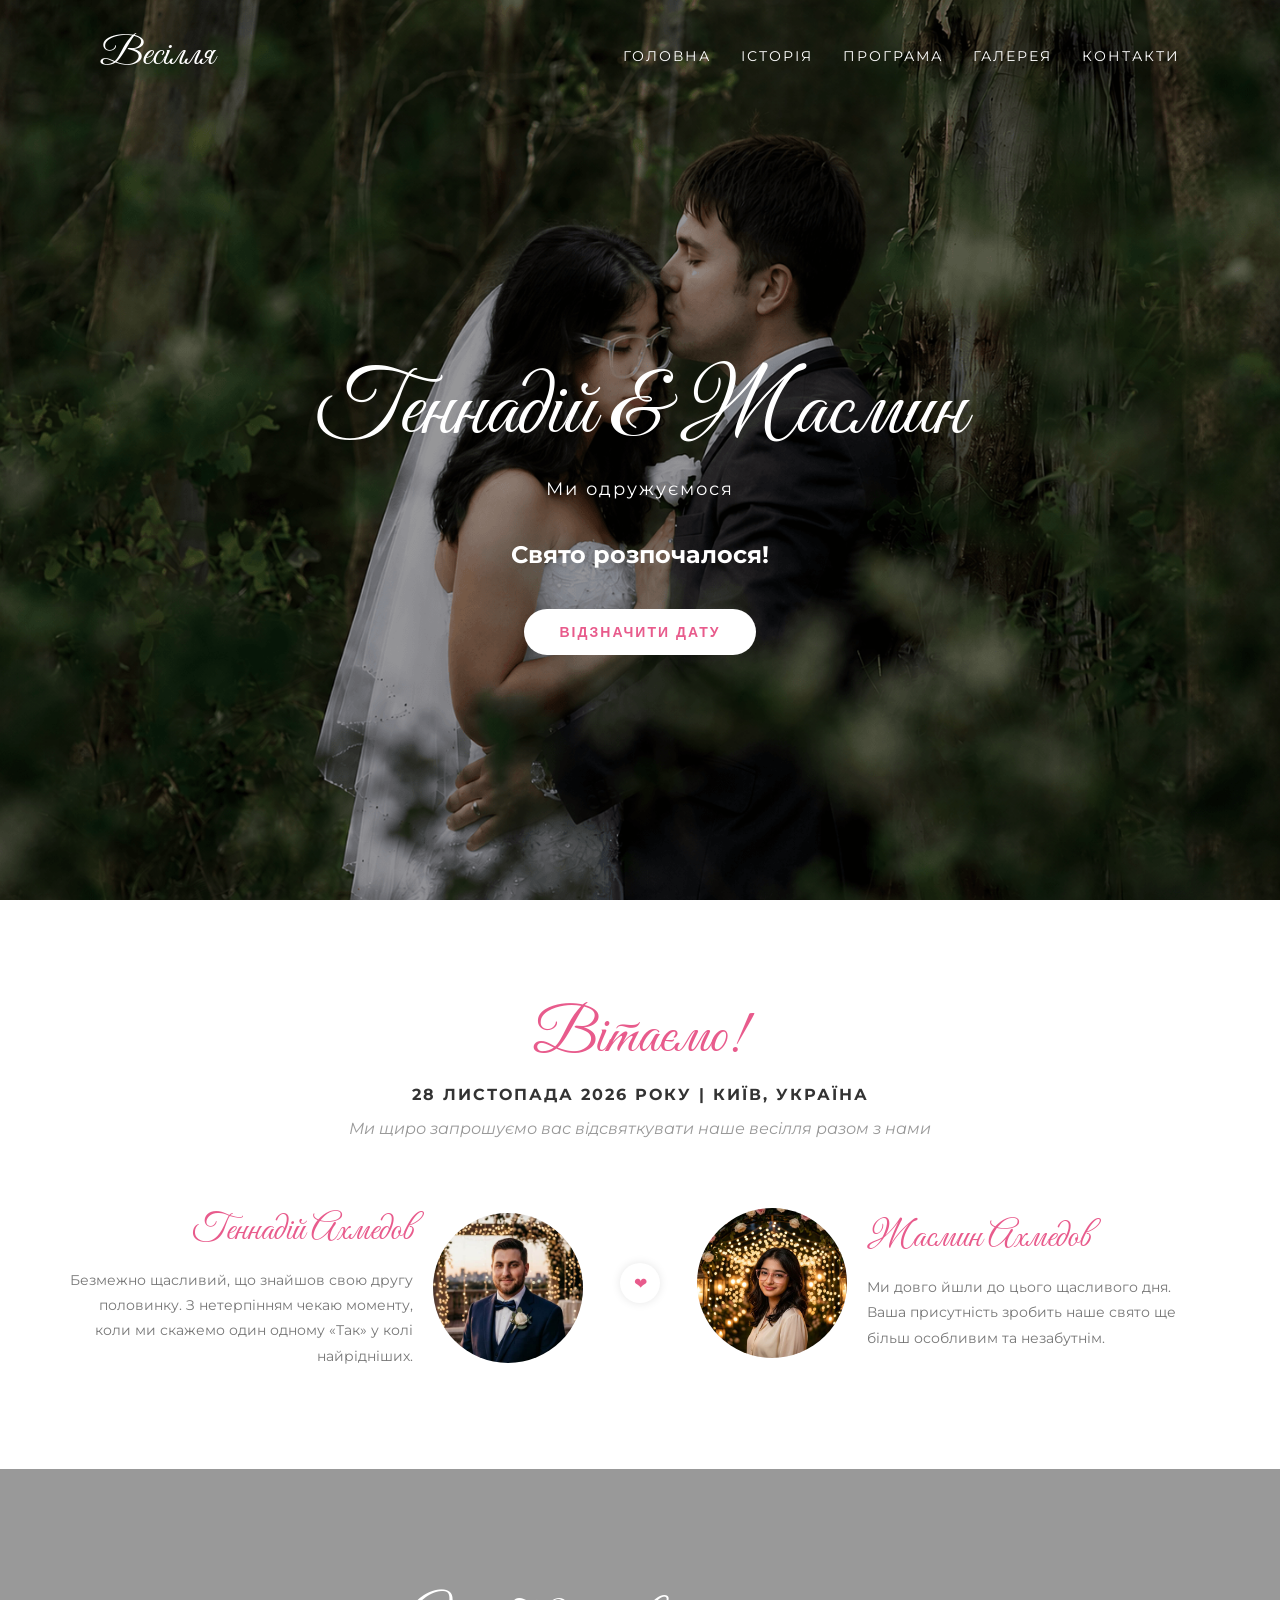
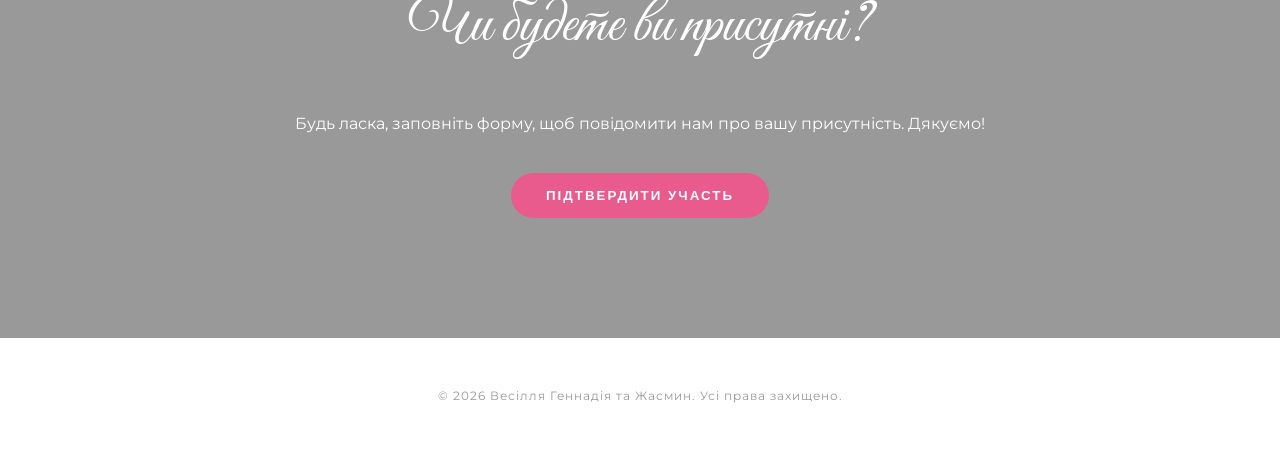
<file: index.html>
<!DOCTYPE html>
<html lang="uk">
<head>
    <meta charset="UTF-8">
    <meta http-equiv="X-UA-Compatible" content="IE=edge">
    <meta name="viewport" content="width=device-width, initial-scale=1.0">
    <title>Весілля | Геннадій та Жасмин</title>
    <meta name="description" content="Ми одружуємося - Запрошення на весілля">
    <link rel="stylesheet" href="css/style.css">
    <link rel="icon" type="image/png" href="images/favicon.png">
</head>
<body>
    <section class="hero-section">
        <header class="header">
            <div class="logo"><a href="index.html">Весілля</a></div>
            <nav class="nav" id="menuList">
                <ul class="menu">
                    <li><a href="index.html">ГОЛОВНА</a></li>
                    <li><a href="story.html">ІСТОРІЯ</a></li>
                    <li><a href="program.html">ПРОГРАМА</a></li>
                    <li><a href="gallery.html">ГАЛЕРЕЯ</a></li>
                    <li><a href="contacts.html">КОНТАКТИ</a></li>
                </ul>
            </nav>
            <div class="burger" id="burgerIcon">
                <span></span><span></span><span></span>
            </div>
        </header>

        <div class="hero-content">
            <h1 class="couple-names">Геннадій & Жасмин</h1>
            <p class="subtitle">Ми одружуємося</p>
            <div class="countdown-cont mb-5" id="countdown">
                <div class="time-circle"><span class="number" id="days">00</span><span class="label">ДНІВ</span></div>
                <div class="time-circle"><span class="number" id="hours">00</span><span class="label">ГОДИН</span></div>
                <div class="time-circle"><span class="number" id="minutes">00</span><span class="label">ХВИЛИН</span></div>
                <div class="time-circle"><span class="number" id="seconds">00</span><span class="label">СЕКУНД</span></div>
            </div>
            <button id="openModalBtn" class="btn btn-white">ВІДЗНАЧИТИ ДАТУ</button>
        </div>
    </section>

    <section class="hello-section" id="story">
        <div class="container">
            <div class="hello-top">
                <h2 class="script-title">Вітаємо!</h2>
                <h3 class="date-location">28 Листопада 2026 року | Київ, Україна</h3>
                <p class="invite-text">Ми щиро запрошуємо вас відсвяткувати наше весілля разом з нами</p>
            </div>
            <div class="couple-row">
                <div class="person groom">
                    <div class="person-text">
                        <h3 class="person-name">Геннадій Ахмедов</h3>
                        <p>Безмежно щасливий, що знайшов свою другу половинку. З нетерпінням чекаю моменту, коли ми скажемо один одному «Так» у колі найрідніших.</p>
                    </div>
                    <img src="images/groom.jpg" alt="Геннадій" class="person-photo">
                </div>
                <div class="heart"><span>❤</span></div>
                <div class="person bride">
                    <img src="images/bride.jpg" alt="Жасмин" class="person-photo">
                    <div class="person-text">
                        <h3 class="person-name">Жасмин Ахмедов</h3>
                        <p>Ми довго йшли до цього щасливого дня. Ваша присутність зробить наше свято ще більш особливим та незабутнім.</p>
                    </div>
                </div>
            </div>
        </div>
    </section>

    <section class="attend-section">
        <div class="container">
            <h2 class="script-title text-white">Чи будете ви присутні?</h2>
            <p class="attend-desc">Будь ласка, заповніть форму, щоб повідомити нам про вашу присутність. Дякуємо!</p>
            <button class="btn btn-pink" id="openAttendModalBtn">ПІДТВЕРДИТИ УЧАСТЬ</button>
        </div>
    </section>

    <footer class="footer">
        <div class="container">
            <p>© 2026 Весілля Геннадія та Жасмин. Усі права захищено.</p>
        </div>
    </footer>

    <div class="modal-overlay" id="formModal">
        <div class="modal-content">
            <span class="close-btn" id="closeFormBtn">&times;</span>
            <h3>Підтвердження присутності</h3>
            <form id="rsvpForm">
                <input type="text" name="guest_name" placeholder="Ваше ім'я та прізвище" required style="width:100%; padding:10px; margin-bottom:10px; border:1px solid #ddd; border-radius:5px;">
                <input type="email" name="guest_email" placeholder="Ваш Email" required style="width:100%; padding:10px; margin-bottom:10px; border:1px solid #ddd; border-radius:5px;">
                <select name="attendance" required style="width:100%; padding:10px; margin-bottom:10px; border:1px solid #ddd; border-radius:5px;">
                    <option value="">Чи будете ви присутні?</option>
                    <option value="yes">Так, з радістю буду!</option>
                    <option value="no">На жаль, не зможу</option>
                </select>
                <button type="submit" class="btn btn-pink mt-3">Відправити</button>
            </form>
        </div>
    </div>

    <script src="js/main.js"></script>
</body>
</html>
</file>
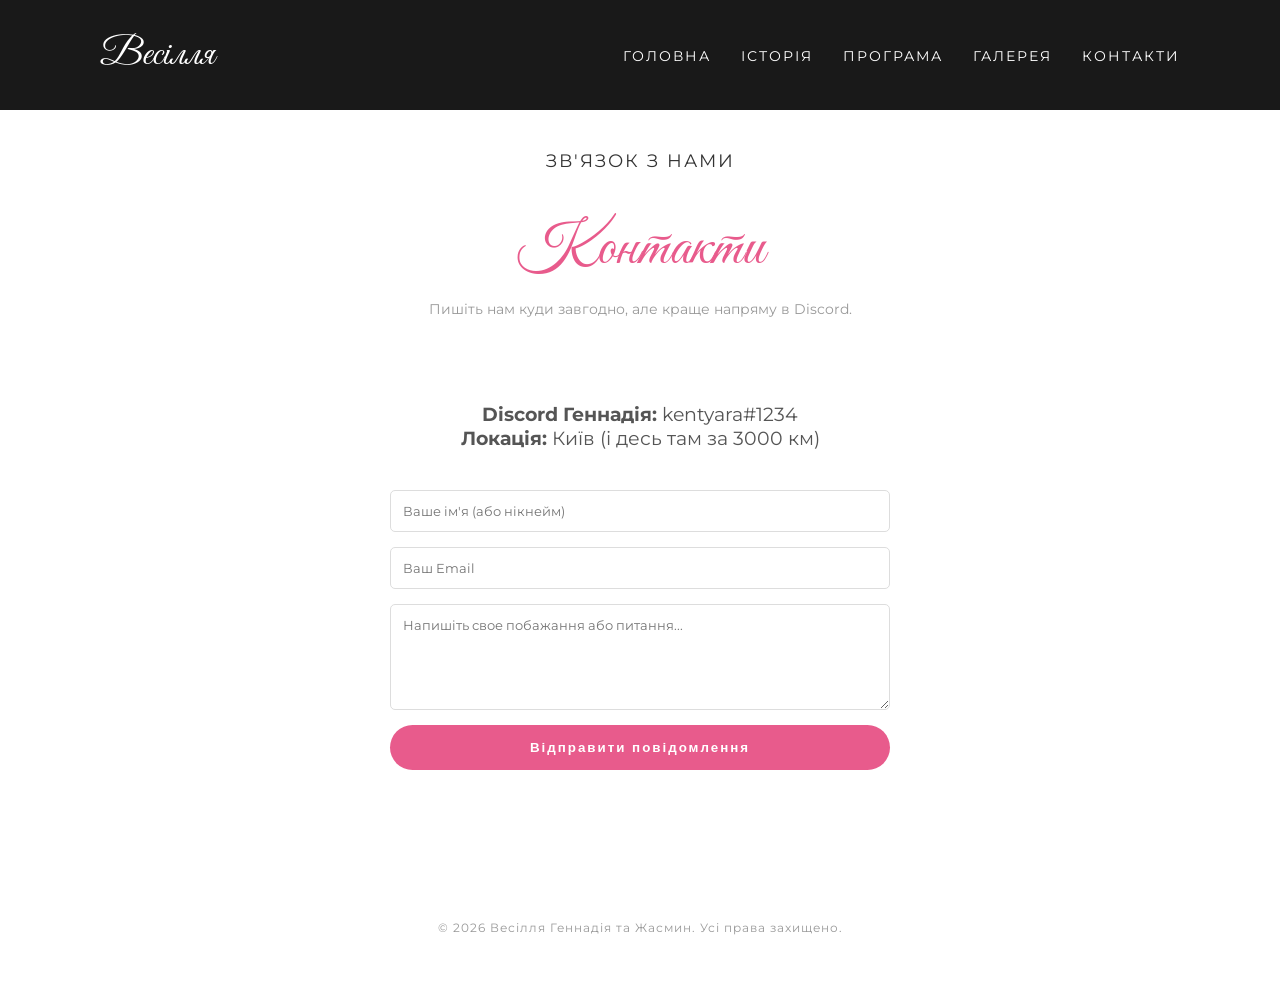
<file: contacts.html>
<!DOCTYPE html>
<html lang="uk">
<head>
    <meta charset="UTF-8">
    <meta name="viewport" content="width=device-width, initial-scale=1.0">
    <title>Контакти | Геннадій та Жасмин</title>
    <link rel="stylesheet" href="css/style.css">
    <link rel="icon" type="image/png" href="images/favicon.png">
</head>
<body>
    <header class="header header-solid">
        <div class="logo">
            <a href="index.html">Весілля</a>
        </div>
        
        <div class="burger" id="burgerIcon">
            <span></span>
            <span></span>
            <span></span>
        </div>

        <nav class="nav" id="menuList">
            <ul class="menu">
                <li><a href="index.html">ГОЛОВНА</a></li>
                <li><a href="story.html">ІСТОРІЯ</a></li>
                <li><a href="program.html">ПРОГРАМА</a></li>
                <li><a href="gallery.html">ГАЛЕРЕЯ</a></li>
                <li><a href="contacts.html">КОНТАКТИ</a></li>
            </ul>
        </nav>
    </header>

    <section class="contacts-wrapper">
        <div class="container">
            <div class="section-header">
                <p class="subtitle">ЗВ'ЯЗОК З НАМИ</p>
                <h2 class="script-title">Контакти</h2>
                <p class="desc-text">Пишіть нам куди завгодно, але краще напряму в Discord.</p>
            </div>
            
            <div class="contact-info">
                <p><strong>Discord Геннадія:</strong> kentyara#1234</p>
                <p><strong>Локація:</strong> Київ (і десь там за 3000 км)</p>
            </div>

            <form class="contact-form">
                <input type="text" name="client_name" placeholder="Ваше ім'я (або нікнейм)" required>
                <input type="email" name="client_email" placeholder="Ваш Email" required>
                <textarea name="client_message" placeholder="Напишіть свое побажання або питання..." rows="5" required></textarea>
                <button type="submit" class="btn btn-pink">Відправити повідомлення</button>
            </form>
        </div>
    </section>

    <footer class="footer">
        <div class="container">
            <p>© 2026 Весілля Геннадія та Жасмин. Усі права захищено.</p>
        </div>
    </footer>

    <script src="js/main.js"></script>
</body>
</html>
</file>
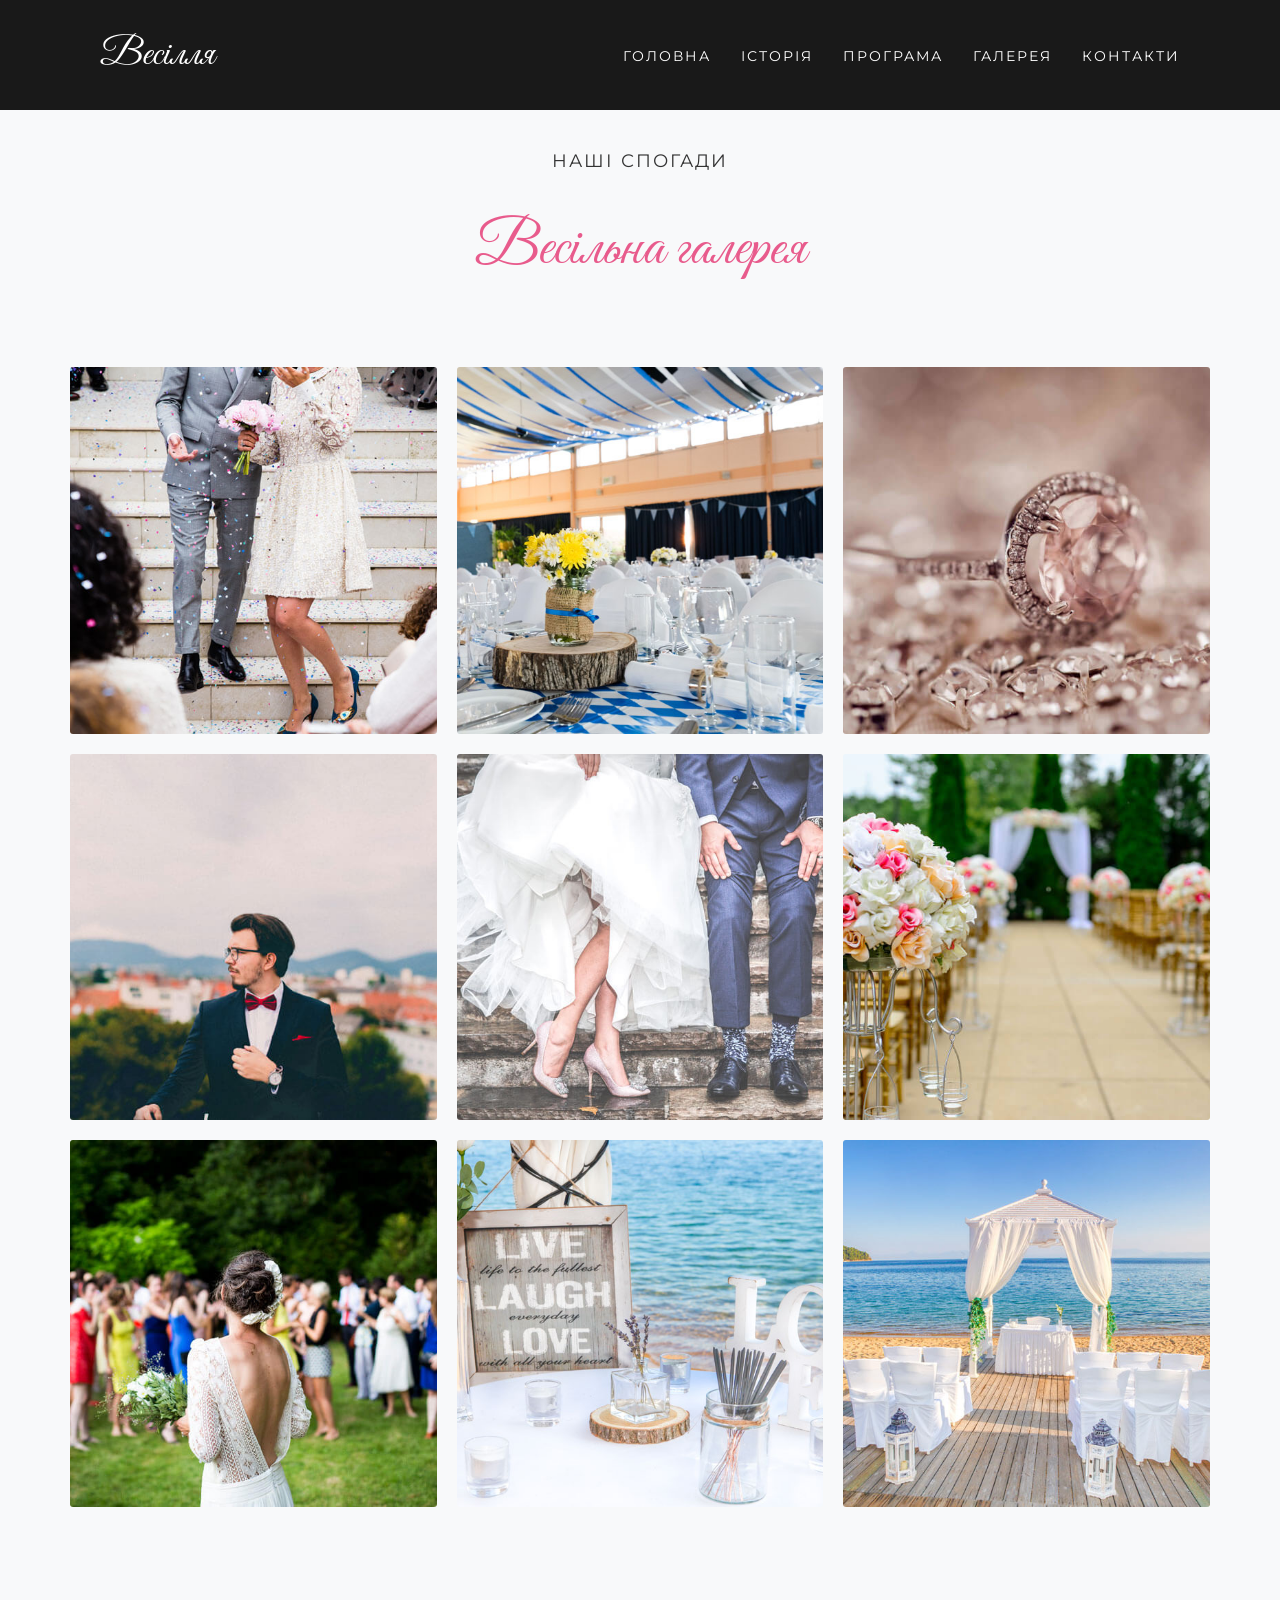
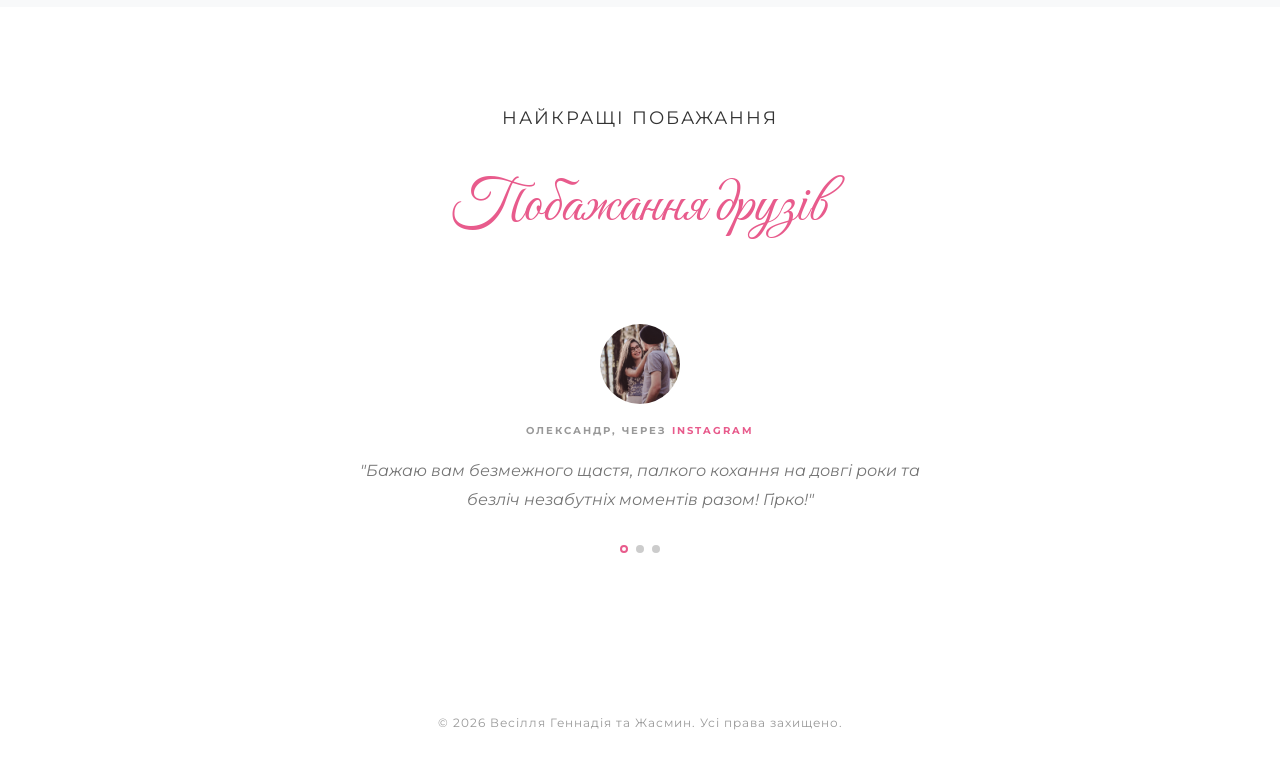
<file: gallery.html>
<!DOCTYPE html>
<html lang="uk">
<head>
    <meta charset="UTF-8">
    <meta http-equiv="X-UA-Compatible" content="IE=edge">
    <meta name="viewport" content="width=device-width, initial-scale=1.0">
    <title>Галерея | Геннадій та Жасмин</title>
    <link rel="stylesheet" href="https://cdn.jsdelivr.net/npm/swiper@11/swiper-bundle.min.css">
    <link rel="stylesheet" href="css/style.css">
    <link rel="icon" type="image/png" href="images/favicon.png">
</head>
<body>
    <header class="header header-solid">
        <div class="logo"><a href="index.html">Весілля</a></div>
        <nav class="nav" id="menuList">
            <ul class="menu">
                <li><a href="index.html">ГОЛОВНА</a></li>
                <li><a href="story.html">ІСТОРІЯ</a></li>
                <li><a href="program.html">ПРОГРАМА</a></li>
                <li><a href="gallery.html">ГАЛЕРЕЯ</a></li>
                <li><a href="contacts.html">КОНТАКТИ</a></li>
            </ul>
        </nav>
        <div class="burger" id="burgerIcon">
            <span></span><span></span><span></span>
        </div>
    </header>

    <section class="gallery-section" id="gallery" style="padding-top: 150px;">
        <div class="container">
            <div class="section-header">
                <p class="subtitle">НАШІ СПОГАДИ</p>
                <h2 class="script-title">Весільна галерея</h2>
            </div>
            <div class="gallery-grid">
                <div class="gallery-item"><img src="images/gallery1.jpg" alt="1"><div class="gallery-overlay"><span class="photo-count">14 ФОТО</span><h3>Щасливі ми</h3></div></div>
                <div class="gallery-item"><img src="images/gallery2.jpg" alt="2"><div class="gallery-overlay"><span class="photo-count">30 ФОТО</span><h3>Романтична подорож</h3></div></div>
                <div class="gallery-item"><img src="images/gallery3.jpg" alt="3"><div class="gallery-overlay"><span class="photo-count">90 ФОТО</span><h3>Захід сонця</h3></div></div>
                <div class="gallery-item"><img src="images/gallery4.jpg" alt="4"><div class="gallery-overlay"><span class="photo-count">12 ФОТО</span><h3>Спільні свята</h3></div></div>
                <div class="gallery-item"><img src="images/gallery5.jpg" alt="5"><div class="gallery-overlay"><span class="photo-count">50 ФОТО</span><h3>Затишні вечори</h3></div></div>
                <div class="gallery-item"><img src="images/gallery6.jpg" alt="6"><div class="gallery-overlay"><span class="photo-count">45 ФОТО</span><h3>Прогулянки містом</h3></div></div>
                <div class="gallery-item"><img src="images/gallery7.jpg" alt="7"><div class="gallery-overlay"><span class="photo-count">55 ФОТО</span><h3>Освідчення</h3></div></div>
                <div class="gallery-item"><img src="images/gallery8.jpg" alt="8"><div class="gallery-overlay"><span class="photo-count">90 ФОТО</span><h3>Підготовка до весілля</h3></div></div>
                <div class="gallery-item"><img src="images/gallery9.jpg" alt="9"><div class="gallery-overlay"><span class="photo-count">55 ФОТО</span><h3>Кохання у кожному кадрі</h3></div></div>
            </div>
        </div>
    </section>

    <section class="wishes-section">
        <div class="container">
            <div class="section-header">
                <p class="subtitle">НАЙКРАЩІ ПОБАЖАННЯ</p>
                <h2 class="script-title">Побажання друзів</h2>
            </div>
            <div class="swiper wishes-swiper">
                <div class="swiper-wrapper">
                    <div class="swiper-slide">
                        <div class="wish-card">
                            <img src="images/guest1.jpg" alt="Гість" class="wish-photo">
                            <h3 class="wish-name">ОЛЕКСАНДР, ЧЕРЕЗ <span class="pink-text">INSTAGRAM</span></h3>
                            <p class="wish-text">"Бажаю вам безмежного щастя, палкого кохання на довгі роки та безліч незабутніх моментів разом! Гірко!"</p>
                        </div>
                    </div>
                    <div class="swiper-slide">
                        <div class="wish-card">
                            <img src="images/guest2.jpg" alt="Гість" class="wish-photo">
                            <h3 class="wish-name">ВІКТОРІЯ, ЧЕРЕЗ <span class="pink-text">TELEGRAM</span></h3>
                            <p class="wish-text">"Ви неймовірна пара! Нехай ваше сімейне життя буде таким же яскравим та красивим, як і ви самі."</p>
                        </div>
                    </div>
                    <div class="swiper-slide">
                        <div class="wish-card">
                            <img src="images/guest3.jpg" alt="Гість" class="wish-photo">
                            <h3 class="wish-name">ДЕНИС, ЧЕРЕЗ <span class="pink-text">TELEGRAM</span></h3>
                            <p class="wish-text">"Братан, нарешті ти це зробив! Бажаю вам стабільного пінгу по життю, ніяких лагів у стосунках і безмежного щастя. Гірко!"</p>
                        </div>
                    </div>
                </div>
                <div class="swiper-pagination"></div>
            </div>
        </div>
    </section>

    <footer class="footer">
        <div class="container">
            <p>© 2026 Весілля Геннадія та Жасмин. Усі права захищено.</p>
        </div>
    </footer>

    <script src="https://cdn.jsdelivr.net/npm/swiper@11/swiper-bundle.min.js"></script>
    <script src="js/main.js"></script>
</body>
</html>
</file>
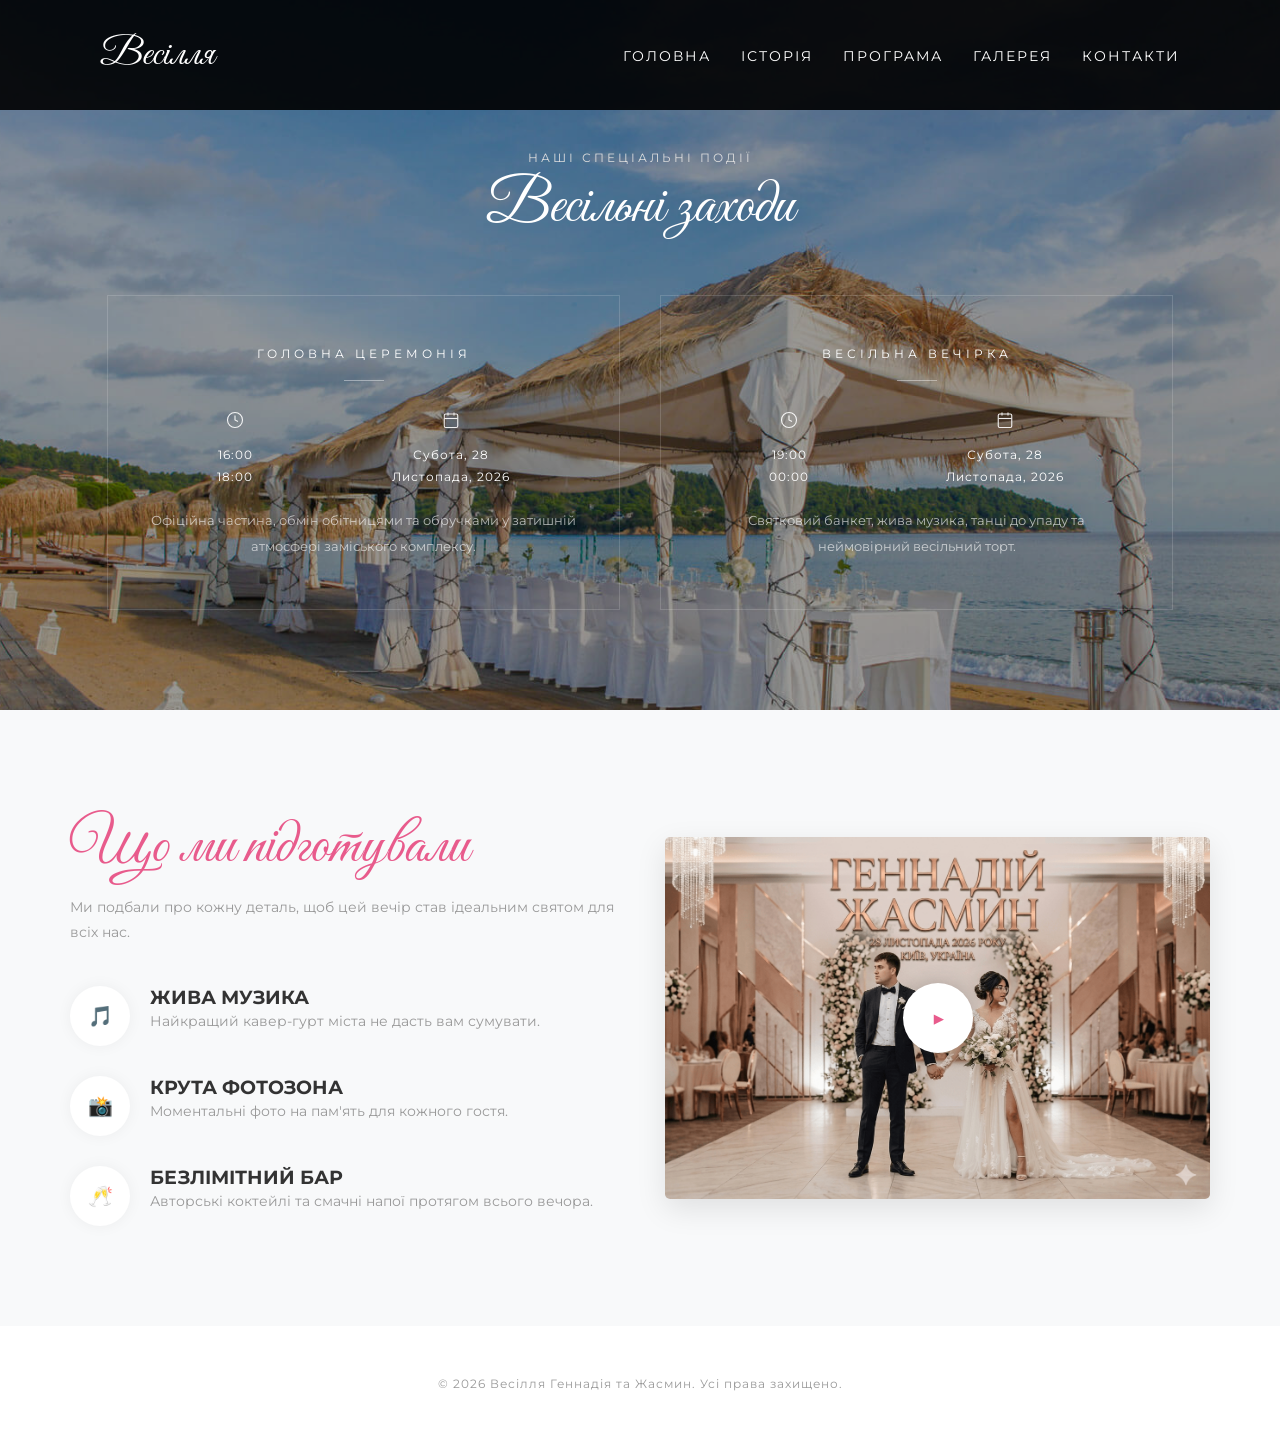
<file: program.html>
<!DOCTYPE html>
<html lang="uk">
<head>
    <meta charset="UTF-8">
    <meta http-equiv="X-UA-Compatible" content="IE=edge">
    <meta name="viewport" content="width=device-width, initial-scale=1.0">
    <title>Програма | Геннадій та Жасмин</title>
    <link rel="stylesheet" href="css/style.css">
    <link rel="icon" type="image/png" href="images/favicon.png">
</head>
<body>
    <header class="header header-solid">
        <div class="logo"><a href="index.html">Весілля</a></div>
        <nav class="nav" id="menuList">
            <ul class="menu">
                <li><a href="index.html">ГОЛОВНА</a></li>
                <li><a href="story.html">ІСТОРІЯ</a></li>
                <li><a href="program.html">ПРОГРАМА</a></li>
                <li><a href="gallery.html">ГАЛЕРЕЯ</a></li>
                <li><a href="contacts.html">КОНТАКТИ</a></li>
            </ul>
        </nav>
        <div class="burger" id="burgerIcon">
            <span></span><span></span><span></span>
        </div>
    </header>

    <section class="events-section" id="events" style="padding-top: 150px;">
        <div class="container events-container">
            <div class="events-header">
                <p class="events-subtitle">НАШІ СПЕЦІАЛЬНІ ПОДІЇ</p>
                <h2 class="script-title text-white">Весільні заходи</h2>
            </div>
            
            <div class="events-cards" id="eventsContainer"></div>
            
        </div>
    </section>

    <section class="services-section" id="services">
        <div class="container services-container">
            <div class="services-left">
                <div class="section-header align-left">
                    <h2 class="script-title pink-text">Що ми підготували</h2>
                    <p class="desc-text">Ми подбали про кожну деталь, щоб цей вечір став ідеальним святом для всіх нас.</p>
                </div>
                <ul class="services-list">
                    <li>
                        <div class="service-icon"><span class="icon">🎵</span></div>
                        <div class="service-text"><h3>ЖИВА МУЗИКА</h3><p>Найкращий кавер-гурт міста не дасть вам сумувати.</p></div>
                    </li>
                    <li>
                        <div class="service-icon"><span class="icon">📸</span></div>
                        <div class="service-text"><h3>КРУТА ФОТОЗОНА</h3><p>Моментальні фото на пам'ять для кожного гостя.</p></div>
                    </li>
                    <li>
                        <div class="service-icon"><span class="icon">🥂</span></div>
                        <div class="service-text"><h3>БЕЗЛІМІТНИЙ БАР</h3><p>Авторські коктейлі та смачні напої протягом всього вечора.</p></div>
                    </li>
                </ul>
            </div>
            <div class="services-right">
                <div class="video-thumbnail" id="openVideoModalBtn">
                    <img src="images/video-bg.png" alt="Відео прев'ю">
                    <div class="play-btn">▶</div>
                </div>
            </div>
        </div>
    </section>

    <footer class="footer">
        <div class="container">
            <p>© 2026 Весілля Геннадія та Жасмин. Усі права захищено.</p>
        </div>
    </footer>

    <div class="modal-overlay" id="videoModal">
        <div class="modal-content video-content">
            <span class="close-btn" id="closeVideoBtn">&times;</span>
            <iframe style="width: 100%; border: none;" height="450" src="https://www.youtube.com/embed/-ARVwU58l7A?si=rPFD8lPK7aKffsCc" title="YouTube video player" allow="accelerometer; autoplay; clipboard-write; encrypted-media; gyroscope; picture-in-picture; web-share" referrerpolicy="strict-origin-when-cross-origin" allowfullscreen></iframe>
        </div>
    </div>

    <script src="js/main.js"></script>
</body>
</html>
</file>
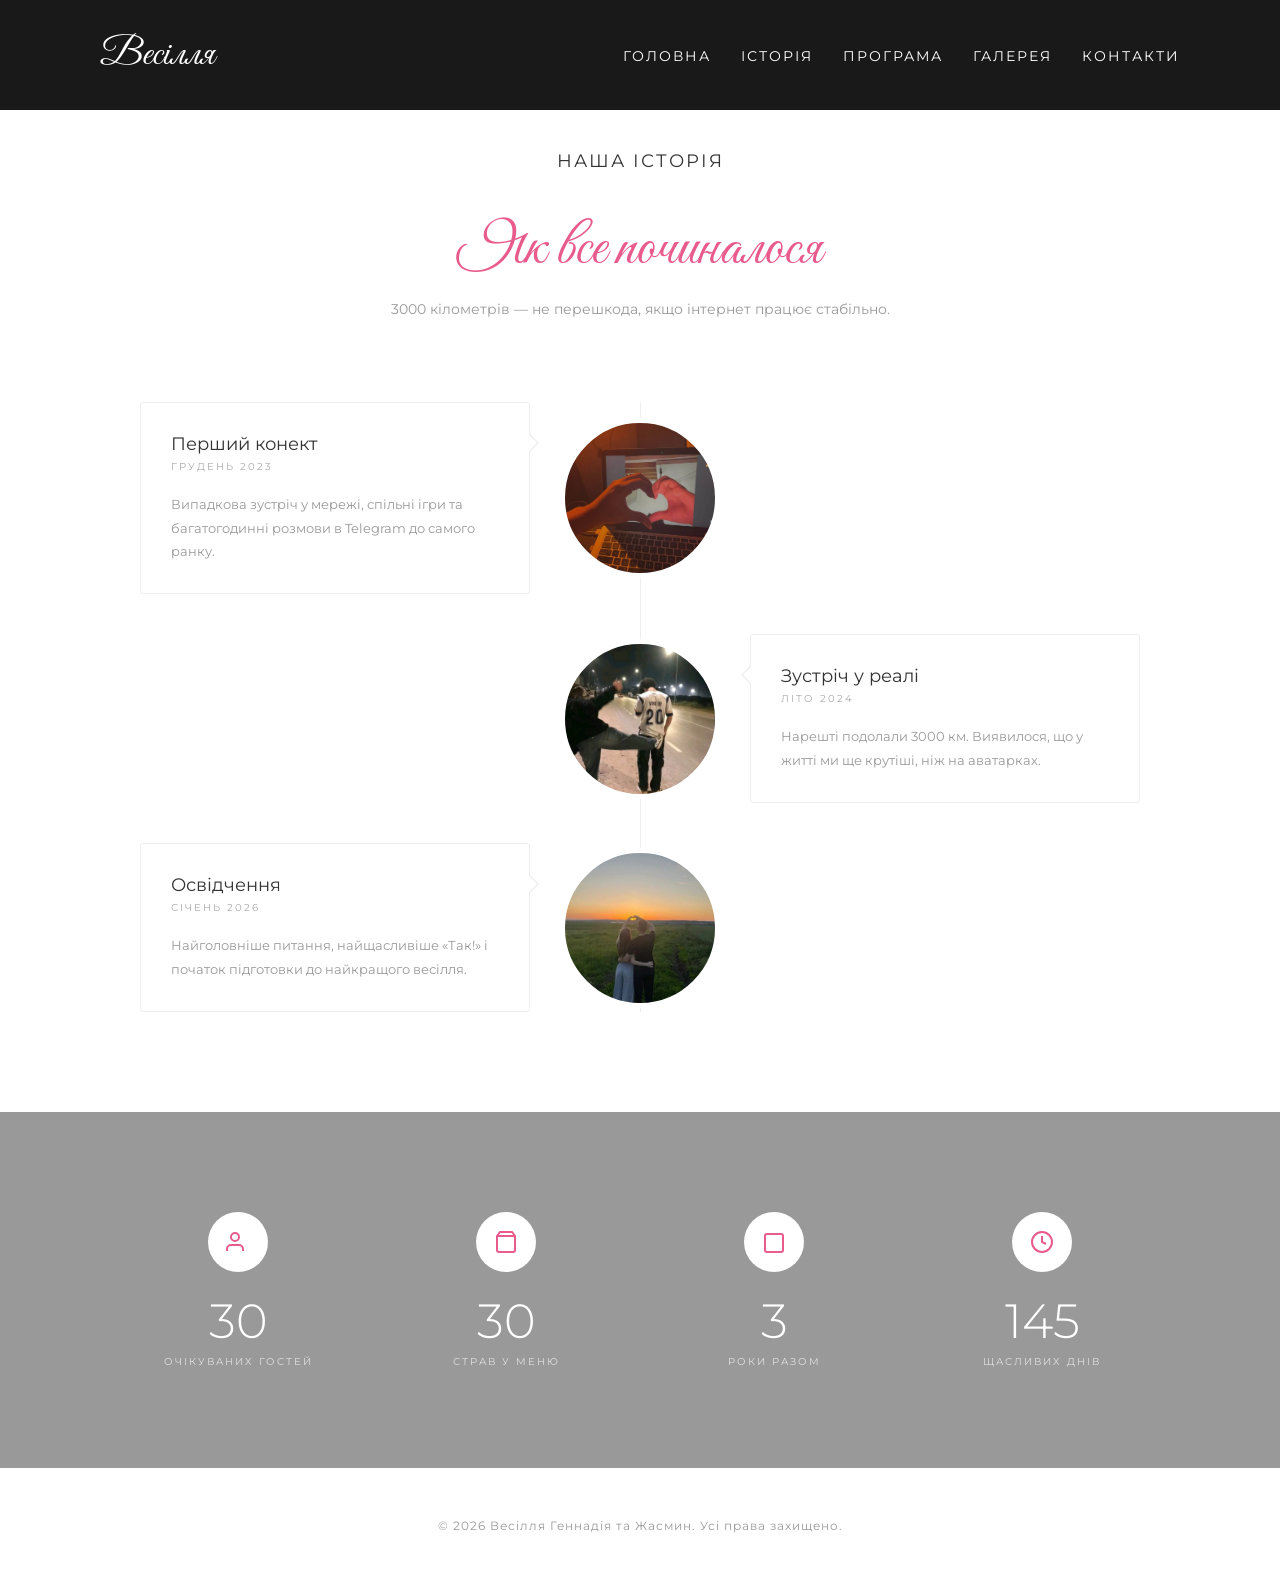
<file: story.html>
<!DOCTYPE html>
<html lang="uk">
<head>
    <meta charset="UTF-8">
    <meta http-equiv="X-UA-Compatible" content="IE=edge">
    <meta name="viewport" content="width=device-width, initial-scale=1.0">
    <title>Наша історія | Геннадій та Жасмин</title>
    <link rel="stylesheet" href="css/style.css">
    <link rel="icon" type="image/png" href="images/favicon.png">
</head>
<body>
    <header class="header header-solid">
        <div class="logo"><a href="index.html">Весілля</a></div>
        <nav class="nav" id="menuList">
            <ul class="menu">
                <li><a href="index.html">ГОЛОВНА</a></li>
                <li><a href="story.html">ІСТОРІЯ</a></li>
                <li><a href="program.html">ПРОГРАМА</a></li>
                <li><a href="gallery.html">ГАЛЕРЕЯ</a></li>
                <li><a href="contacts.html">КОНТАКТИ</a></li>
            </ul>
        </nav>
        <div class="burger" id="burgerIcon">
            <span></span><span></span><span></span>
        </div>
    </header>

    <section class="story-section" id="story-section" style="padding-top: 150px;">
        <div class="container">
            <div class="section-header">
                <p class="subtitle">НАША ІСТОРІЯ</p>
                <h2 class="script-title">Як все починалося</h2>
                <p class="desc-text">3000 кілометрів — не перешкода, якщо інтернет працює стабільно.</p>
            </div>
            <div class="timeline">
                <div class="timeline-item left">
                    <div class="timeline-circle image" style="background-image: url('images/story0.jpg');"></div>
                    <div class="timeline-content">
                        <h3>Перший конект</h3><span class="date">ГРУДЕНЬ 2023</span>
                        <p>Випадкова зустріч у мережі, спільні ігри та багатогодинні розмови в Telegram до самого ранку.</p>
                    </div>
                </div>
                <div class="timeline-item right">
                    <div class="timeline-circle image" style="background-image: url('images/story1.jpg');"></div>
                    <div class="timeline-content">
                        <h3>Зустріч у реалі</h3><span class="date">ЛІТО 2024</span>
                        <p>Нарешті подолали 3000 км. Виявилося, що у житті ми ще крутіші, ніж на аватарках.</p>
                    </div>
                </div>
                <div class="timeline-item left">
                    <div class="timeline-content">
                        <h3>Освідчення</h3><span class="date">СІЧЕНЬ 2026</span>
                        <p>Найголовніше питання, найщасливіше «Так!» і початок підготовки до найкращого весілля.</p>
                    </div>
                    <div class="timeline-circle image" style="background-image: url('images/story2.webp');"></div>
                </div>
            </div>
        </div>
    </section>

    <div class="stats-section">
        <div class="container stats-container">
            <div class="stat-item">
                <div class="stat-icon"><svg width="24" height="24" viewBox="0 0 24 24" fill="none" stroke="#e85b8c" stroke-width="2"><path d="M17 21v-2a4 4 0 0 0-4-4H5a4 4 0 0 0-4 4v2"></path><circle cx="9" cy="7" r="4"></circle></svg></div>
                <div class="stat-number" data-target="90">0</div>
                <p class="stat-label">ОЧІКУВАНИХ ГОСТЕЙ</p>
            </div>
            <div class="stat-item">
                <div class="stat-icon"><svg width="24" height="24" viewBox="0 0 24 24" fill="none" stroke="#e85b8c" stroke-width="2"><path d="M6 2L3 6v14a2 2 0 0 0 2 2h14a2 2 0 0 0 2-2V6l-3-4z"></path><line x1="3" y1="6" x2="21" y2="6"></line></svg></div>
                <div class="stat-number" data-target="35">0</div>
                <p class="stat-label">СТРАВ У МЕНЮ</p>
            </div>
            <div class="stat-item">
                <div class="stat-icon"><svg width="24" height="24" viewBox="0 0 24 24" fill="none" stroke="#e85b8c" stroke-width="2"><rect x="3" y="4" width="18" height="18" rx="2" ry="2"></rect></svg></div>
                <div class="stat-number" data-target="3">0</div>
                <p class="stat-label">РОКИ РАЗОМ</p>
            </div>
            <div class="stat-item">
                <div class="stat-icon"><svg width="24" height="24" viewBox="0 0 24 24" fill="none" stroke="#e85b8c" stroke-width="2"><circle cx="12" cy="12" r="10"></circle><polyline points="12 6 12 12 16 14"></polyline></svg></div>
                <div class="stat-number" data-target="891">0</div>
                <p class="stat-label">ЩАСЛИВИХ ДНІВ</p>
            </div>
        </div>
    </div>

    <footer class="footer">
        <div class="container">
            <p>© 2026 Весілля Геннадія та Жасмин. Усі права захищено.</p>
        </div>
    </footer>

    <script src="js/main.js"></script>
</body>
</html>
</file>
<file: css/style.css>
@import url('https://fonts.googleapis.com/css2?family=Great+Vibes&family=Montserrat:wght@400;600&display=swap');

* {
    margin: 0;
    padding: 0;
    box-sizing: border-box;
}

body {
    font-family: 'Montserrat', sans-serif;
    color: #333;
}

.hero-section {
    position: relative;
    height: 100vh; 
    background-image: url('../images/hero-bg.png'); 
    background-size: cover;
    background-position: center;
    color: #fff;
    display: flex;
    flex-direction: column;
}

.hero-section::before {
    content: '';
    position: absolute;
    top: 0; 
    left: 0; 
    right: 0; 
    bottom: 0;
    background: rgba(0, 0, 0, 0.4);
    z-index: 1;
}

.header {
    position: relative;
    z-index: 99999; 
    display: flex;
    justify-content: space-between;
    align-items: center;
    padding: 30px 50px;
}

.header-solid {
    background-color: rgba(0, 0, 0, 0.9);
    position: fixed;
    width: 100%;
    z-index: 99999;
}

.logo a {
    text-decoration: none;
    font-family: 'Great Vibes', cursive;
    font-size: 40px;
    color: #fff;
}

.nav {
    display: none; 
    position: absolute;
    top: 80px;
    left: 0;
    width: 100%;
    background-color: rgba(0, 0, 0, 0.9);
    flex-direction: column;
    text-align: center;
}

.nav.active {
    display: flex;
    position: absolute;
    top: 70px;                  
    left: 0;
    width: 100%;
    background-color: #141414; 
    z-index: 9999;              
}

.menu {
    list-style: none;
}

.menu li {
    padding: 15px 0;
}

.menu a {
    text-decoration: none;
    color: #fff;
    font-size: 14px;
    letter-spacing: 2px;
    transition: color 0.3s;
}

.menu a:hover {
    color: #e85b8c; 
}

.burger {
    display: flex;
    flex-direction: column;
    gap: 6px;
    cursor: pointer;
    z-index: 3;
}

.burger span {
    width: 30px;
    height: 3px;
    background-color: #fff;
}

.hero-content {
    position: relative;
    z-index: 2;
    flex-grow: 1;
    display: flex;
    flex-direction: column;
    justify-content: center;
    align-items: center;
    text-align: center;
    padding: 0 20px;
}

.couple-names {
    font-family: 'Great Vibes', cursive;
    font-size: 90px;
    margin-bottom: 10px;
    font-weight: normal;
}

.subtitle {
    font-size: 18px;
    letter-spacing: 2px;
    margin-bottom: 40px;
}

.countdown-cont {
    display: flex;
    gap: 20px;
    margin-bottom: 40px;
}

.time-circle {
    background-color: rgba(232, 91, 140, 0.8); 
    width: 100px;
    height: 100px;
    border-radius: 50%;
    display: flex;
    flex-direction: column;
    justify-content: center;
    align-items: center;
}

.time-circle .number {
    font-size: 32px;
    font-weight: bold;
}

.time-circle .label {
    font-size: 10px;
    letter-spacing: 1px;
}

.btn-white {
    padding: 15px 35px;
    font-size: 14px;
    letter-spacing: 2px;
    background-color: #fff;
    color: #e85b8c;
    border: none;
    border-radius: 30px;
    cursor: pointer;
    font-weight: bold;
    transition: all 0.3s ease;
}

.btn-white:hover {
    background-color: #e85b8c;
    color: #fff;
}

.hello-section {
    padding: 100px 20px;
    background-color: #fff;
    color: #777; 
}

.container {
    max-width: 1140px;
    margin: 0 auto;
}

.hello-top {
    text-align: center;
    margin-bottom: 70px;
}

.script-title {
    font-family: 'Great Vibes', cursive;
    font-size: 60px;
    color: #e85b8c;
    font-weight: normal;
    margin-bottom: 10px;
}

.date-location {
    font-size: 16px;
    color: #333;
    letter-spacing: 2px;
    margin-bottom: 15px;
    text-transform: uppercase;
}

.invite-text {
    font-size: 16px;
    font-style: italic;
    color: #999;
}

.couple-row {
    display: flex;
    flex-direction: column;
    align-items: center;
    gap: 30px;
}

.person {
    display: flex;
    flex-direction: column;
    align-items: center;
    gap: 20px;
    text-align: center;
}

.groom {
    flex-direction: column-reverse; 
}

.person-photo {
    width: 150px;
    height: 150px;
    border-radius: 50%;
    object-fit: cover;
    flex-shrink: 0; 
}

.person-name {
    font-family: 'Great Vibes', cursive;
    font-size: 36px;
    color: #e85b8c;
    font-weight: normal;
    margin-bottom: 15px;
}

.person-text p {
    font-size: 14px;
    line-height: 1.8;
}

.heart {
    font-size: 16px;
    color: #e85b8c;
    background-color: #fff;
    width: 40px;
    height: 40px;
    border-radius: 50%;
    display: flex;
    justify-content: center;
    align-items: center;
    box-shadow: 0 0 10px rgba(0,0,0,0.1); 
}

.events-section {
    position: relative;
    padding: 100px 20px;
    background-image: url('../images/events-bg.jpg'); 
    background-size: cover;
    background-position: center;
    background-attachment: fixed; 
    color: #fff;
    text-align: center;
}

.events-section::before {
    content: '';
    position: absolute;
    top: 0; 
    left: 0; 
    right: 0; 
    bottom: 0;
    background: rgba(0, 0, 0, 0.4); 
    z-index: 1;
}

.events-container {
    position: relative;
    z-index: 2;
}

.events-subtitle {
    font-size: 12px;
    letter-spacing: 3px;
    text-transform: uppercase;
    margin-bottom: 5px;
    color: #ddd;
}

.text-white {
    color: #fff !important;
    margin-bottom: 50px;
}

.events-cards {
    display: flex;
    flex-direction: column;
    gap: 30px;
}

.event-card {
    background-color: transparent;
    border: 1px solid rgba(255, 255, 255, 0.15); 
    padding: 50px 40px; 
    border-radius: 0; 
    transition: background-color 0.3s, border-color 0.3s;
}

.event-card:hover {
    background-color: rgba(255, 255, 255, 0.05);
    border-color: rgba(255, 255, 255, 0.5);
}

.card-title {
    position: relative;
    font-size: 12px;  
    letter-spacing: 4px; 
    font-weight: 400; 
    margin-bottom: 30px;
    padding-bottom: 20px;
}

.card-title::after {
    content: '';
    position: absolute;
    bottom: 0;
    left: 50%;
    transform: translateX(-50%);
    width: 40px; 
    height: 1px;
    background-color: rgba(255, 255, 255, 0.4);
}

.event-details {
    display: flex;
    justify-content: space-around;
    margin-bottom: 20px;
}

.detail-item {
    font-size: 12px; 
    line-height: 1.8;
    color: #fff;
    letter-spacing: 1px;
}

.detail-item .icon {
    display: flex;
    justify-content: center;
    margin-bottom: 15px;
}

.detail-item .icon svg {
    width: 18px;
    height: 18px;
    opacity: 0.9;
}

.event-desc {
    font-size: 13px; 
    line-height: 2; 
    color: rgba(255, 255, 255, 0.65);
    margin-top: 10px;
}

.story-section {
    padding: 100px 20px;
    background-color: #fff;
}

.section-header {
    text-align: center;
    margin-bottom: 80px;
}

.desc-text {
    color: #999;
    max-width: 600px;
    margin: 0 auto;
    font-size: 14px;
    line-height: 1.8;
}

.timeline {
    position: relative;
    max-width: 1000px;
    margin: 0 auto;
    display: flex;
    flex-direction: column;
    gap: 40px;
}

.timeline::before {
    content: '';
    position: absolute;
    top: 0;
    bottom: 0;
    left: 80px;  
    width: 1px;
    background-color: #eee;
}

.timeline-item {
    display: flex;
    flex-direction: column;
    align-items: flex-start;
    position: relative;
    padding-left: 190px; 
}

.timeline-circle {
    position: absolute;
    left: 0;
    top: 0;
    width: 160px; 
    height: 160px; 
    border-radius: 50%;
    background-color: #ccc; 
    border: 5px solid #fff;
    z-index: 2;
    background-size: cover;
    background-position: center;
}

.timeline-content {
    background: #fff;
    border: 1px solid #eee;
    padding: 30px;
    border-radius: 3px;
    position: relative;
    width: 100%;
}

.timeline-content::before {
    content: '';
    position: absolute;
    top: 30px;
    left: -10px;
    border-style: solid;
    border-width: 10px 10px 10px 0;
    border-color: transparent #eee transparent transparent;
}

.timeline-content::after {
    content: '';
    position: absolute;
    top: 31px;
    left: -8px;
    border-style: solid;
    border-width: 9px 9px 9px 0;
    border-color: transparent #fff transparent transparent;
}

.timeline-content h3 {
    font-size: 18px;
    color: #333;
    font-weight: 400;
    margin-bottom: 5px;
}

.timeline-content .date {
    display: block;
    font-size: 10px;
    letter-spacing: 2px;
    color: #aaa;
    margin-bottom: 20px;
}

.timeline-content p {
    font-size: 13px;
    line-height: 1.8;
    color: #999;
}

.gallery-section {
    padding: 100px 20px;
    background-color: #f8f9fa; 
}

.gallery-grid {
    display: grid;
    grid-template-columns: 1fr;
    gap: 10px; 
    max-width: 1140px;
    margin: 0 auto;
}

.gallery-item {
    position: relative;
    overflow: hidden; 
    aspect-ratio: 1 / 1; 
    border-radius: 3px;
    cursor: pointer;
}

.gallery-item img {
    width: 100%;
    height: 100%;
    object-fit: cover;
    transition: transform 0.5s ease; 
}

.gallery-overlay {
    position: absolute;
    bottom: 0;
    left: 0;
    right: 0;
    padding: 40px 20px 20px;
    background: linear-gradient(to top, rgba(0,0,0,0.8), transparent); 
    color: #fff;
    opacity: 0; 
    transition: opacity 0.3s ease;
    display: flex;
    flex-direction: column;
    justify-content: flex-end;
}

.gallery-item:hover img {
    transform: scale(1.1); 
}

.gallery-item:hover .gallery-overlay {
    opacity: 1; 
}

.photo-count {
    font-size: 10px;
    letter-spacing: 2px;
    text-transform: uppercase;
    color: rgba(255, 255, 255, 0.7);
    margin-bottom: 5px;
}

.gallery-overlay h4 {
    font-size: 18px;
    font-weight: 400;
}

.stats-section {
    position: relative;
    padding: 100px 20px;
    background-image: url('../images/stats-bg.jpg'); 
    background-size: cover;
    background-position: center;
    background-attachment: fixed; 
    color: #fff;
}

.stats-section::before {
    content: '';
    position: absolute;
    top: 0; 
    left: 0; 
    right: 0; 
    bottom: 0;
    background: rgba(0, 0, 0, 0.4);
    z-index: 1;
}

.stats-container {
    position: relative;
    z-index: 2;
    display: flex;
    flex-wrap: wrap;
    justify-content: center;
    gap: 40px;
}

.stat-item {
    text-align: center;
    width: 40%; 
}

.stat-icon {
    width: 60px;
    height: 60px;
    background-color: #fff;
    border-radius: 50%;
    display: flex;
    justify-content: center;
    align-items: center;
    margin: 0 auto 20px;
}

.stat-number {
    font-size: 36px;
    font-weight: 300;
    margin-bottom: 5px;
}

.stat-label {
    font-size: 10px;
    letter-spacing: 2px;
    color: rgba(255, 255, 255, 0.7);
}

.wishes-section {
    padding: 100px 20px;
    background-color: #fff;
    text-align: center;
}

.wishes-swiper {
    padding-bottom: 50px; 
}

.wish-card {
    display: flex;
    flex-direction: column;
    align-items: center;
    max-width: 600px;
    margin: 0 auto;
}

.wish-photo {
    width: 80px;
    height: 80px;
    border-radius: 50%;
    object-fit: cover;
    margin-bottom: 20px;
}

.wish-name {
    font-size: 10px;
    letter-spacing: 2px;
    color: #999;
    margin-bottom: 20px;
    text-transform: uppercase;
}

.pink-text {
    color: #e85b8c;
}

.wish-text {
    font-size: 16px;
    font-style: italic;
    color: #777;
    line-height: 1.8;
}

.swiper-pagination-bullet {
    background-color: #ccc;
    opacity: 1;
}

.swiper-pagination-bullet-active {
    background-color: #fff;
    border: 2px solid #e85b8c;
}

.services-section {
    padding: 100px 20px;
    background-color: #f8f9fa;
}

.services-container {
    display: flex;
    flex-direction: column;
    gap: 50px;
    max-width: 1140px;
    margin: 0 auto;
}

.align-left {
    text-align: left;
    margin-bottom: 40px;
}

.services-list {
    list-style: none;
    display: flex;
    flex-direction: column;
    gap: 30px;
}

.services-list li {
    display: flex;
    gap: 20px;
}

.service-icon {
    width: 60px;
    height: 60px;
    background: #fff;
    border-radius: 50%;
    display: flex;
    justify-content: center;
    align-items: center;
    box-shadow: 0 0 15px rgba(0,0,0,0.05);
    flex-shrink: 0;
    font-size: 20px;
}

.service-text h4 {
    font-size: 14px;
    letter-spacing: 2px;
    margin-bottom: 10px;
    color: #333;
}

.service-text p {
    font-size: 14px;
    line-height: 1.8;
    color: #999;
}

.video-thumbnail {
    position: relative;
    cursor: pointer;
    border-radius: 5px;
    overflow: hidden;
    box-shadow: 0 10px 30px rgba(0,0,0,0.1);
}

.video-thumbnail img {
    width: 100%;
    display: block;
    transition: transform 0.3s;
}

.video-thumbnail:hover img {
    transform: scale(1.05);
}

.play-btn {
    position: absolute;
    top: 50%;
    left: 50%;
    transform: translate(-50%, -50%);
    width: 70px;
    height: 70px;
    background: #fff;
    border-radius: 50%;
    display: flex;
    justify-content: center;
    align-items: center;
    color: #e85b8c;
    font-size: 24px;
    box-shadow: 0 0 20px rgba(0,0,0,0.2);
}

.attend-section {
    padding: 120px 20px;
    text-align: center;
    position: relative;
    background-image: url('../images/attend-bg.jpg');
    background-size: cover;
    background-position: center;
    background-attachment: fixed;
    color: #fff;
}

.attend-section::before {
    content: '';
    position: absolute;
    top: 0;
    left: 0;
    right: 0;
    bottom: 0;
    background: rgba(0, 0, 0, 0.4);
    z-index: 1;
}

.attend-section .container {
    position: relative;
    z-index: 2;
}

.attend-desc {
    font-size: 16px;
    margin-bottom: 40px;
}

.btn-pink {
    padding: 15px 35px;
    background: #e85b8c;
    color: #fff;
    border: none;
    border-radius: 30px;
    font-weight: bold;
    letter-spacing: 2px;
    cursor: pointer;
    transition: 0.3s;
}

.btn-pink:hover {
    background: #d04677;
}

.mt-3 {
    margin-top: 20px;
}

.footer {
    padding: 50px 20px;
    text-align: center;
    background: #fff;
    color: #999;
    font-size: 12px;
    letter-spacing: 1px;
}

.modal-overlay {
    position: fixed;
    top: 0;
    left: 0;
    width: 100%;
    height: 100%;
    background: rgba(0, 0, 0, 0.85);
    z-index: 100000; 
    display: flex;
    justify-content: center;
    align-items: center;
    opacity: 0;
    visibility: hidden;
    transition: 0.3s;
}

.modal-overlay.active {
    opacity: 1;
    visibility: visible;
}

.modal-content {
    background: #fff;
    padding: 40px;
    border-radius: 5px;
    width: 90%;
    max-width: 500px;
    position: relative;
    text-align: center;
    transform: translateY(-20px);
    transition: 0.3s;
}

.modal-overlay.active .modal-content {
    transform: translateY(0);
}

.video-content {
    max-width: 800px;
    padding: 0;
    background: transparent;
    width: 90%; 
}

.video-content iframe {
    width: 100%;
    aspect-ratio: 16 / 9;
    height: auto;
    border: none;
    border-radius: 8px;
}

.close-btn {
    position: absolute;
    top: 15px;
    right: 20px;
    font-size: 30px;
    cursor: pointer;
    color: #999;
}

.video-content .close-btn {
    color: #fff;
    top: -40px;
    right: 0;
}

#rsvpForm {
    display: flex;
    flex-direction: column;
    gap: 15px;
    margin-top: 20px;
}

#rsvpForm input, #rsvpForm select {
    padding: 15px;
    border: 1px solid #ddd;
    border-radius: 5px;
    font-family: inherit;
}

.error-page {
    height: 100vh;
    display: flex;
    flex-direction: column;
    justify-content: center;
    align-items: center;
    text-align: center;
    background-color: #f8f9fa;
    padding: 20px;
}

.error-page h1 {
    font-size: 8rem;
    color: #e85b8c;
    margin-bottom: 0;
    font-family: 'Arial', sans-serif;
}

.error-page p {
    font-size: 1.5rem;
    color: #333;
    margin-bottom: 30px;
}

.contacts-wrapper {
    padding: 150px 20px 100px;
    min-height: 70vh;
    text-align: center;
}

.contact-info {
    font-size: 1.2rem;
    margin-bottom: 40px;
    color: #555;
}

.contact-form {
    max-width: 500px;
    margin: 0 auto;
    display: flex;
    flex-direction: column;
    gap: 15px;
}

.contact-form input, .contact-form textarea {
    width: 100%;
    padding: 12px;
    border: 1px solid #ddd;
    border-radius: 5px;
    font-family: inherit;
}

@media (min-width: 768px) {
    .burger { 
        display: none; 
    } 
    
    .header { 
        padding: 30px 100px; 
    }

    .nav {
        display: flex;
        position: static;
        width: auto;
        background-color: transparent;
        flex-direction: row;
    }

    .menu {
        display: flex;
        gap: 30px;
    }

    .menu li { 
        padding: 0; 
    }
    
    .gallery-grid {
        grid-template-columns: repeat(2, 1fr); 
        gap: 15px;
    }
    
    .stat-item {
        width: 20%; 
    }
    
    .stat-number {
        font-size: 48px;
    }
}

@media (min-width: 992px) {
    .couple-row {
        flex-direction: row;
        justify-content: space-between;
        align-items: flex-start;
        gap: 0;
    }

    .person {
        flex-direction: row;
        width: 45%; 
    }

    .groom {
        flex-direction: row; 
        text-align: right;
    }

    .bride { 
        text-align: left; 
    }
    
    .heart { 
        margin-top: 55px; 
    }

    .events-cards {
        flex-direction: row;
        justify-content: center;
        gap: 40px;
    }

    .event-card { 
        width: 45%; 
    }
    
    .timeline::before {
        left: 50%;  
    }

    .timeline-item {
        flex-direction: row;
        justify-content: flex-end;
        align-items: center;
        padding-left: 0;
        width: 50%;
    }

    .timeline-item.left {
        padding-right: 110px; 
        align-self: flex-start;
    }

    .timeline-item.right {
        padding-left: 110px; 
        align-self: flex-end;
        flex-direction: row-reverse; 
    }

    .timeline-circle {
        left: auto;
        right: -80px;
        top: 50%;
        transform: translateY(-50%);
    }

    .timeline-item.right .timeline-circle {
        right: auto;
        left: -80px; 
    }

    .timeline-item.left .timeline-content::before {
        left: auto;
        right: -10px;
        border-width: 10px 0 10px 10px;
        border-color: transparent transparent transparent #eee;
    }
    
    .timeline-item.left .timeline-content::after {
        left: auto;
        right: -8px;
        border-width: 9px 0 9px 9px;
        border-color: transparent transparent transparent #fff;
    }

    .timeline-item.right .timeline-content::before {
        left: -10px;
        border-width: 10px 10px 10px 0;
        border-color: transparent #eee transparent transparent;
    }
    
    .timeline-item.right .timeline-content::after {
        left: -8px;
        border-width: 9px 9px 9px 0;
        border-color: transparent #fff transparent transparent;
    }
    
    .gallery-grid {
        grid-template-columns: repeat(3, 1fr); 
        gap: 20px;
    }
    
    .services-container { 
        flex-direction: row; 
        align-items: center; 
    }
    
    .services-left, .services-right { 
        width: 50%; 
    }
}

@media (max-width: 767px) {
    .header { 
        padding: 20px; 
    }
    
    .couple-names { 
        font-size: 50px; 
    }
    
    .countdown-cont { 
        flex-wrap: wrap; 
        justify-content: center; 
        gap: 10px;
    }
    
    .time-circle { 
        width: 70px; 
        height: 70px;
    }
    
    .time-circle .number { 
        font-size: 24px; 
    }
}

.header.menu-open {
    background-color: #141414 !important;
    transition: background-color 0.3s ease;
}
</file>
